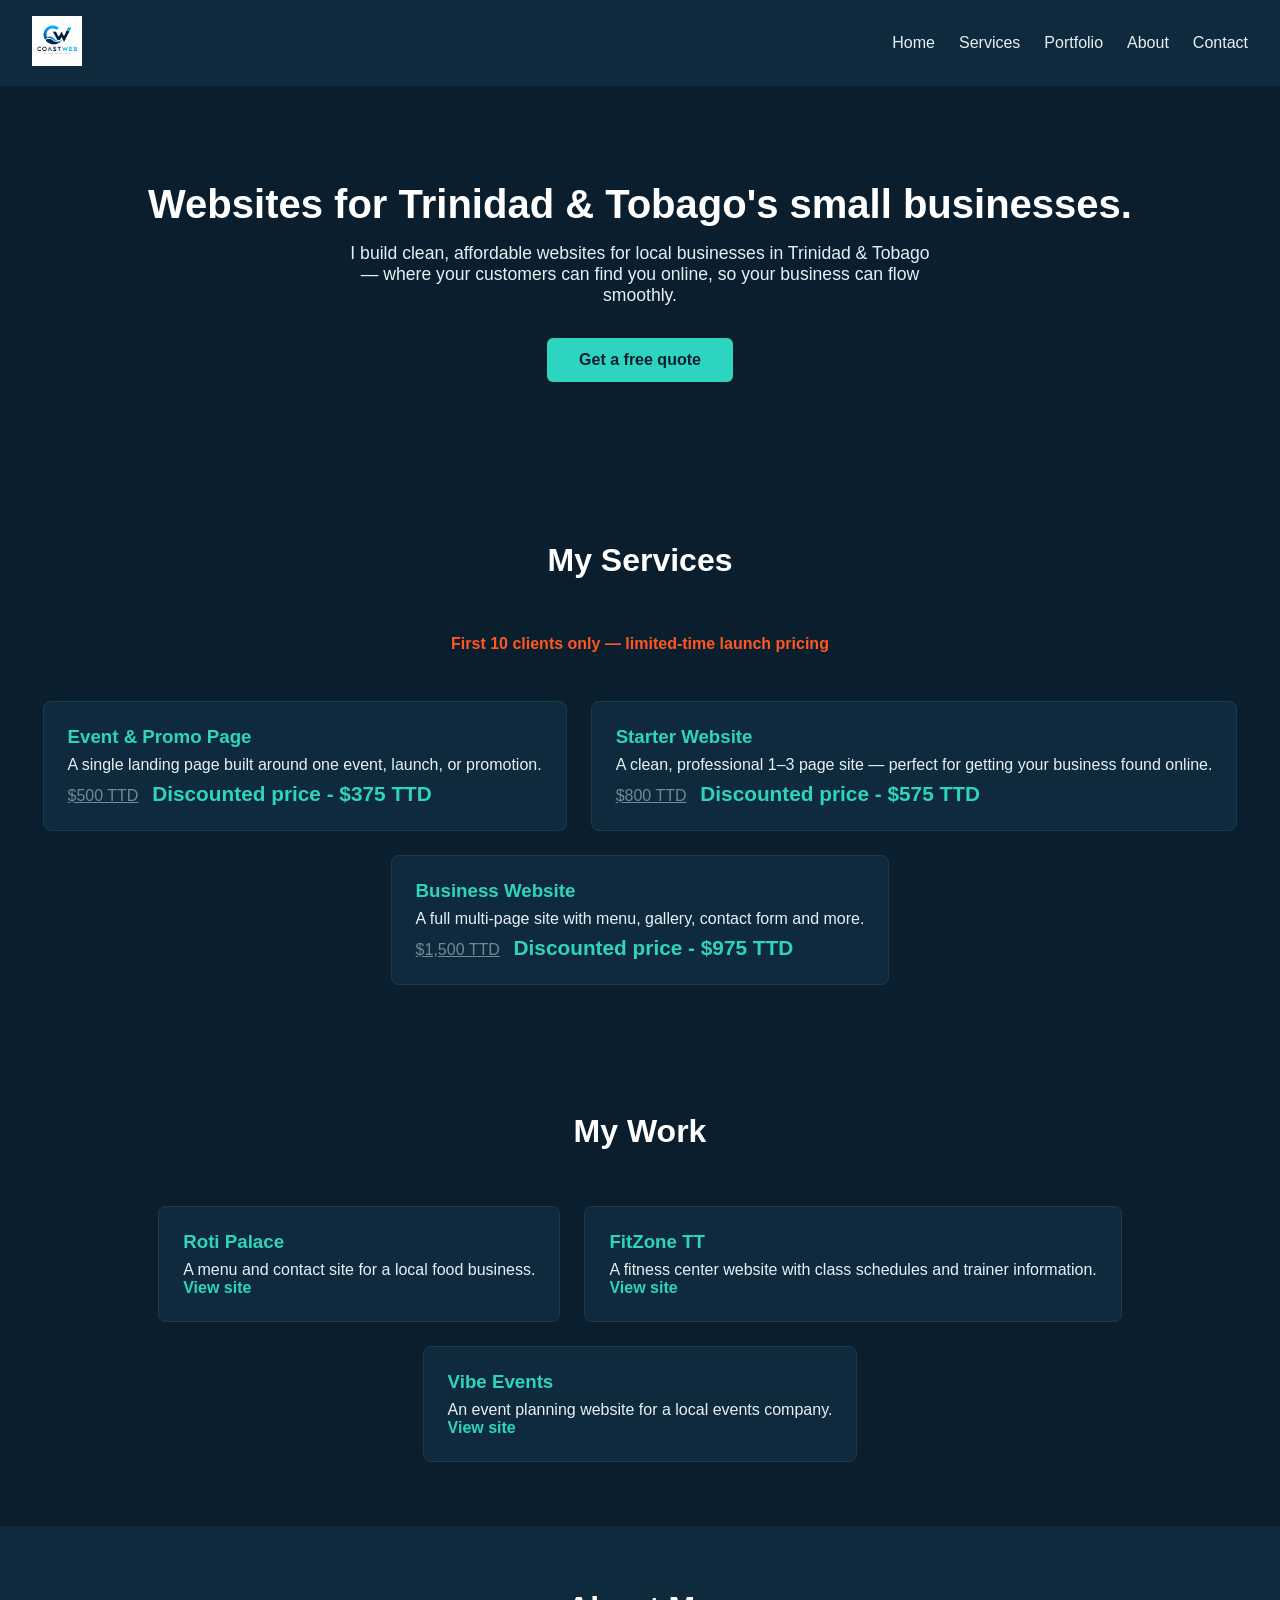
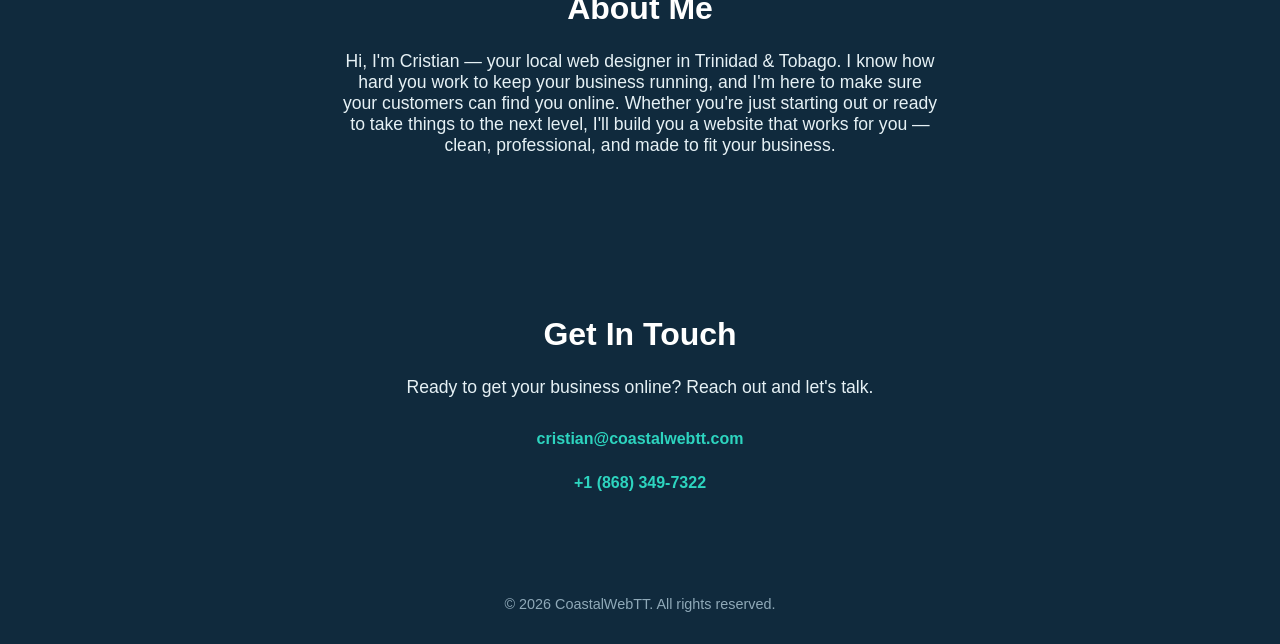
<file: index.html>
<!DOCTYPE html>
<html lang="en">
<head>
    <meta charset="UTF-8">
    <meta name="viewport" content="width=device-width, initial-scale=1.0">
    <title>CoastalWebTT — Websites for T&T Small Businesses</title>

<link rel="stylesheet" href="CW.css">

</head>
<body>
    
<header>
    <a href="index.html"><img src="pictures/coastalweb.png" alt="CoastalWebTT logo" class="logo"></a>
    <nav>
        <ul>
            <li><a href="index.html">Home</a></li>
            <li><a href="#services">Services</a></li>
            <li><a href="#portfolio">Portfolio</a></li>
            <li><a href="#about">About</a></li>
            <li><a href="#contact">Contact</a></li>
        </ul>
    </nav>
</header>

<main>

<section id="hero" class="sec1">
    
    <h2>Websites for Trinidad & Tobago's small businesses.</h2>
    <p>I build clean, affordable websites for local businesses in Trinidad & Tobago — where your customers can find you online, so your business can flow smoothly.</p>
    <a href="#contact">Get a free quote</a>

</section>

<section id="services" class="sec2">
    <h2>My Services</h2>
    <p class="discount-note"> First 10 clients only — limited-time launch pricing</p>

     <article>
        <h3>Event & Promo Page</h3>
        <p>A single landing page built around one event, launch, or promotion.</p>
            <p class="price"><span class="old-price" style="text-decoration: underline; ">$500 TTD</span> Discounted price - $375 TTD</p>
    </article>

    <article>
        <h3>Starter Website</h3>
        <p>A clean, professional 1–3 page site — perfect for getting your business found online.</p>
        <p class="price"><span class="old-price" style="text-decoration: underline; ">$800 TTD</span> Discounted price - $575 TTD</p>

    </article>

    <article>
        <h3>Business Website</h3>
        <p>A full multi-page site with menu, gallery, contact form and more.</p>
        <p class="price"><span class="old-price" style="text-decoration: underline; ">$1,500 TTD</span> Discounted price - $975 TTD</p>
    </article>

   

</section>


<section id="portfolio" class="sec3">
    <h2>My Work</h2>

    <article>
        <h3>Roti Palace</h3>
        <p>A menu and contact site for a local food business.</p>
        <a href="roti-palace/RotiPalace.html" target="_blank">View site</a>
    </article>

    <article>
        <h3>FitZone TT</h3>
        <p>A fitness center website with class schedules and trainer information.</p>
        <a href="fitzone/FitZone.html" target="_blank">View site</a>
    </article>

    <article>
        <h3>Vibe Events</h3>
        <p>An event planning website for a local events company.</p>
        <a href="vibe-events/vibeEents.html" target="_blank">View site</a>
    </article>

</section>

<section id="about" class="sec4">
    <h2>About Me</h2>
    <p>Hi, I'm Cristian — your local web designer in Trinidad & Tobago. I know how hard you work to keep your business running, and I'm here to make sure your customers can find you online. Whether you're just starting out or ready to take things to the next level, I'll build you a website that works for you — clean, professional, and made to fit your business.</p>
</section>

<section id="contact" class="sec5">
    <h2>Get In Touch</h2>
    <p>Ready to get your business online? Reach out and let's talk.</p>
    <a href="mailto:cristiancoastalwebtt.com">cristian@coastalwebtt.com</a>
    <br>
    <a href="tel:+18683497322">+1 (868) 349-7322</a>
</section>


</main>



<footer>
    <p>&copy; 2026 CoastalWebTT. All rights reserved.</p>
</footer>

</body>
</html>
</file>
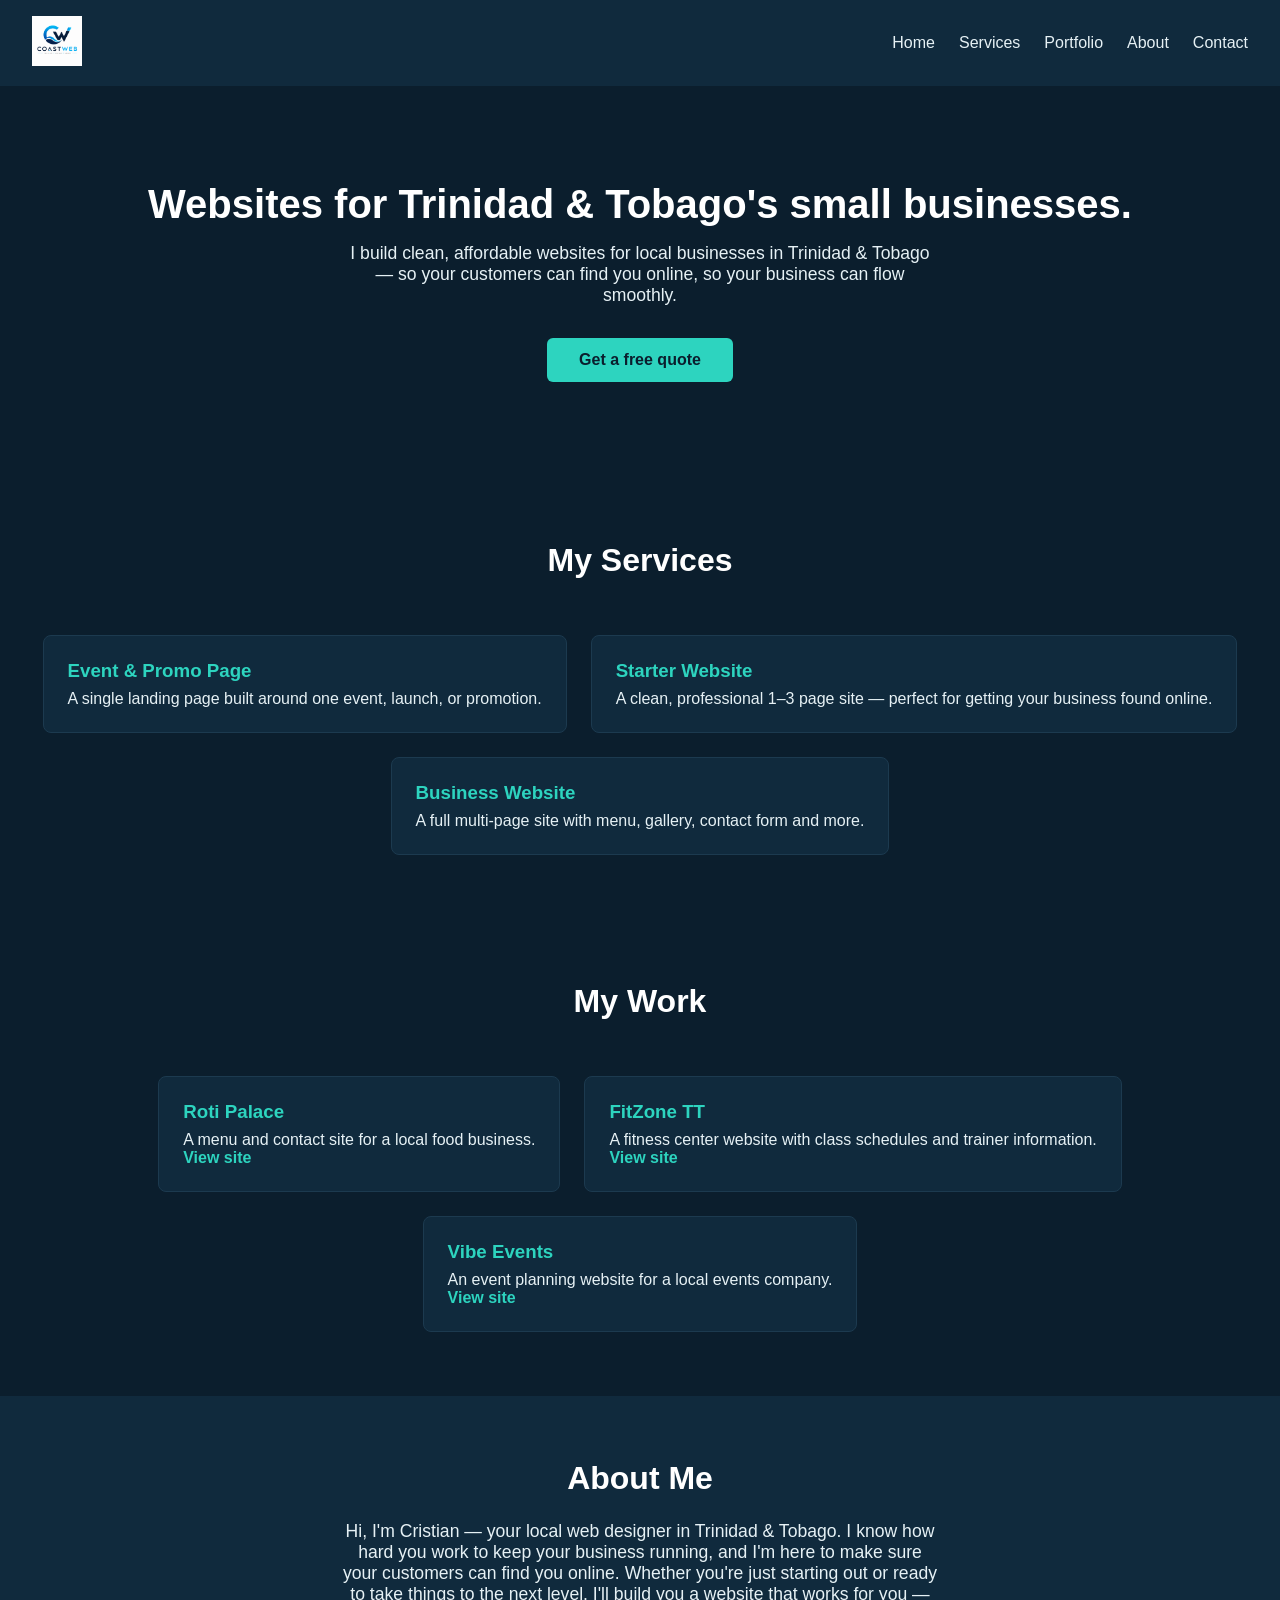
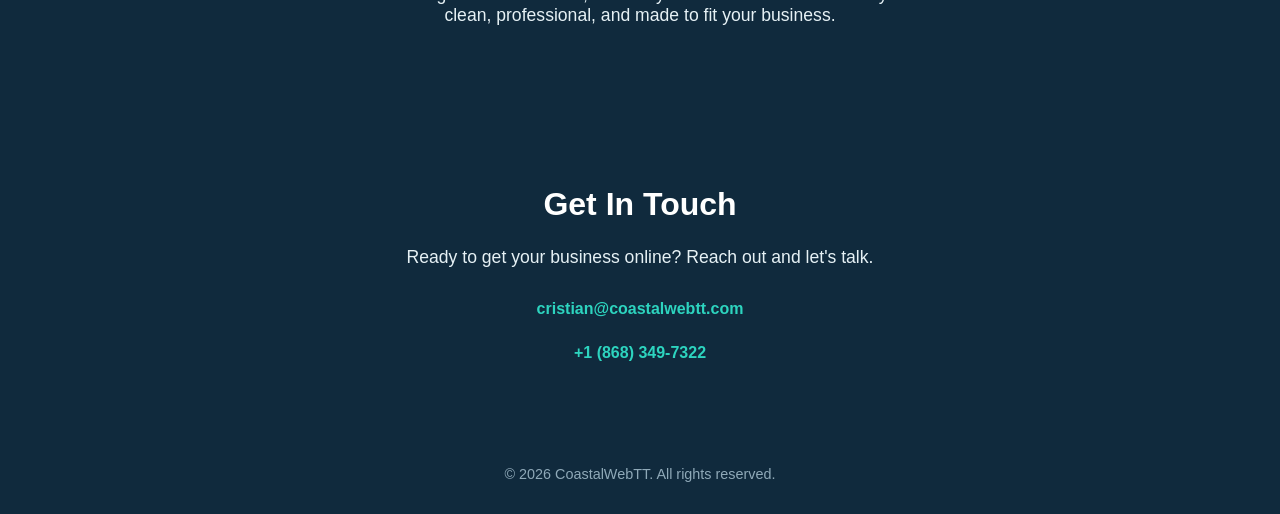
<file: coastalWebTT.html>
<!DOCTYPE html>
<html lang="en">
<head>
    <meta charset="UTF-8">
    <meta name="viewport" content="width=device-width, initial-scale=1.0">
    <title>CoastalWebTT — Websites for T&T Small Businesses</title>

<link rel="stylesheet" href="CW.css">

</head>
<body>
    
<header>
    <a href="index.html"><img src="pictures/coastalweb.png" alt="CoastalWebTT logo" class="logo"></a>
    <nav>
        <ul>
            <li><a href="index.html">Home</a></li>
            <li><a href="#services">Services</a></li>
            <li><a href="#portfolio">Portfolio</a></li>
            <li><a href="#about">About</a></li>
            <li><a href="#contact">Contact</a></li>
        </ul>
    </nav>
</header>

<main>

<section id="hero" class="sec1">
    
    <h2>Websites for Trinidad & Tobago's small businesses.</h2>
    <p>I build clean, affordable websites for local businesses in Trinidad & Tobago — so your customers can find you online, so your business can flow smoothly.</p>
    <a href="#contact">Get a free quote</a>

</section>

<section id="services" class="sec2">
    <h2>My Services</h2>


     <article>
        <h3>Event & Promo Page</h3>
        <p>A single landing page built around one event, launch, or promotion.</p>
    </article>

    <article>
        <h3>Starter Website</h3>
        <p>A clean, professional 1–3 page site — perfect for getting your business found online.</p>
    </article>

    <article>
        <h3>Business Website</h3>
        <p>A full multi-page site with menu, gallery, contact form and more.</p>
    </article>

   

</section>


<section id="portfolio" class="sec3">
    <h2>My Work</h2>

    <article>
        <h3>Roti Palace</h3>
        <p>A menu and contact site for a local food business.</p>
        <a href="roti-palace/RotiPalace.html" target="_blank">View site</a>
    </article>

    <article>
        <h3>FitZone TT</h3>
        <p>A fitness center website with class schedules and trainer information.</p>
        <a href="fitzone/FitZone.html" target="_blank">View site</a>
    </article>

    <article>
        <h3>Vibe Events</h3>
        <p>An event planning website for a local events company.</p>
        <a href="vibe-events/vibeEents.html" target="_blank">View site</a>
    </article>

</section>

<section id="about" class="sec4">
    <h2>About Me</h2>
    <p>Hi, I'm Cristian — your local web designer in Trinidad & Tobago. I know how hard you work to keep your business running, and I'm here to make sure your customers can find you online. Whether you're just starting out or ready to take things to the next level, I'll build you a website that works for you — clean, professional, and made to fit your business.</p>
</section>

<section id="contact" class="sec5">
    <h2>Get In Touch</h2>
    <p>Ready to get your business online? Reach out and let's talk.</p>
    <a href="mailto:cristiancoastalwebtt.com">cristian@coastalwebtt.com</a>
    <br>
    <a href="tel:+18683497322">+1 (868) 349-7322</a>
</section>


</main>



<footer>
    <p>&copy; 2026 CoastalWebTT. All rights reserved.</p>
</footer>

</body>
</html>
</file>
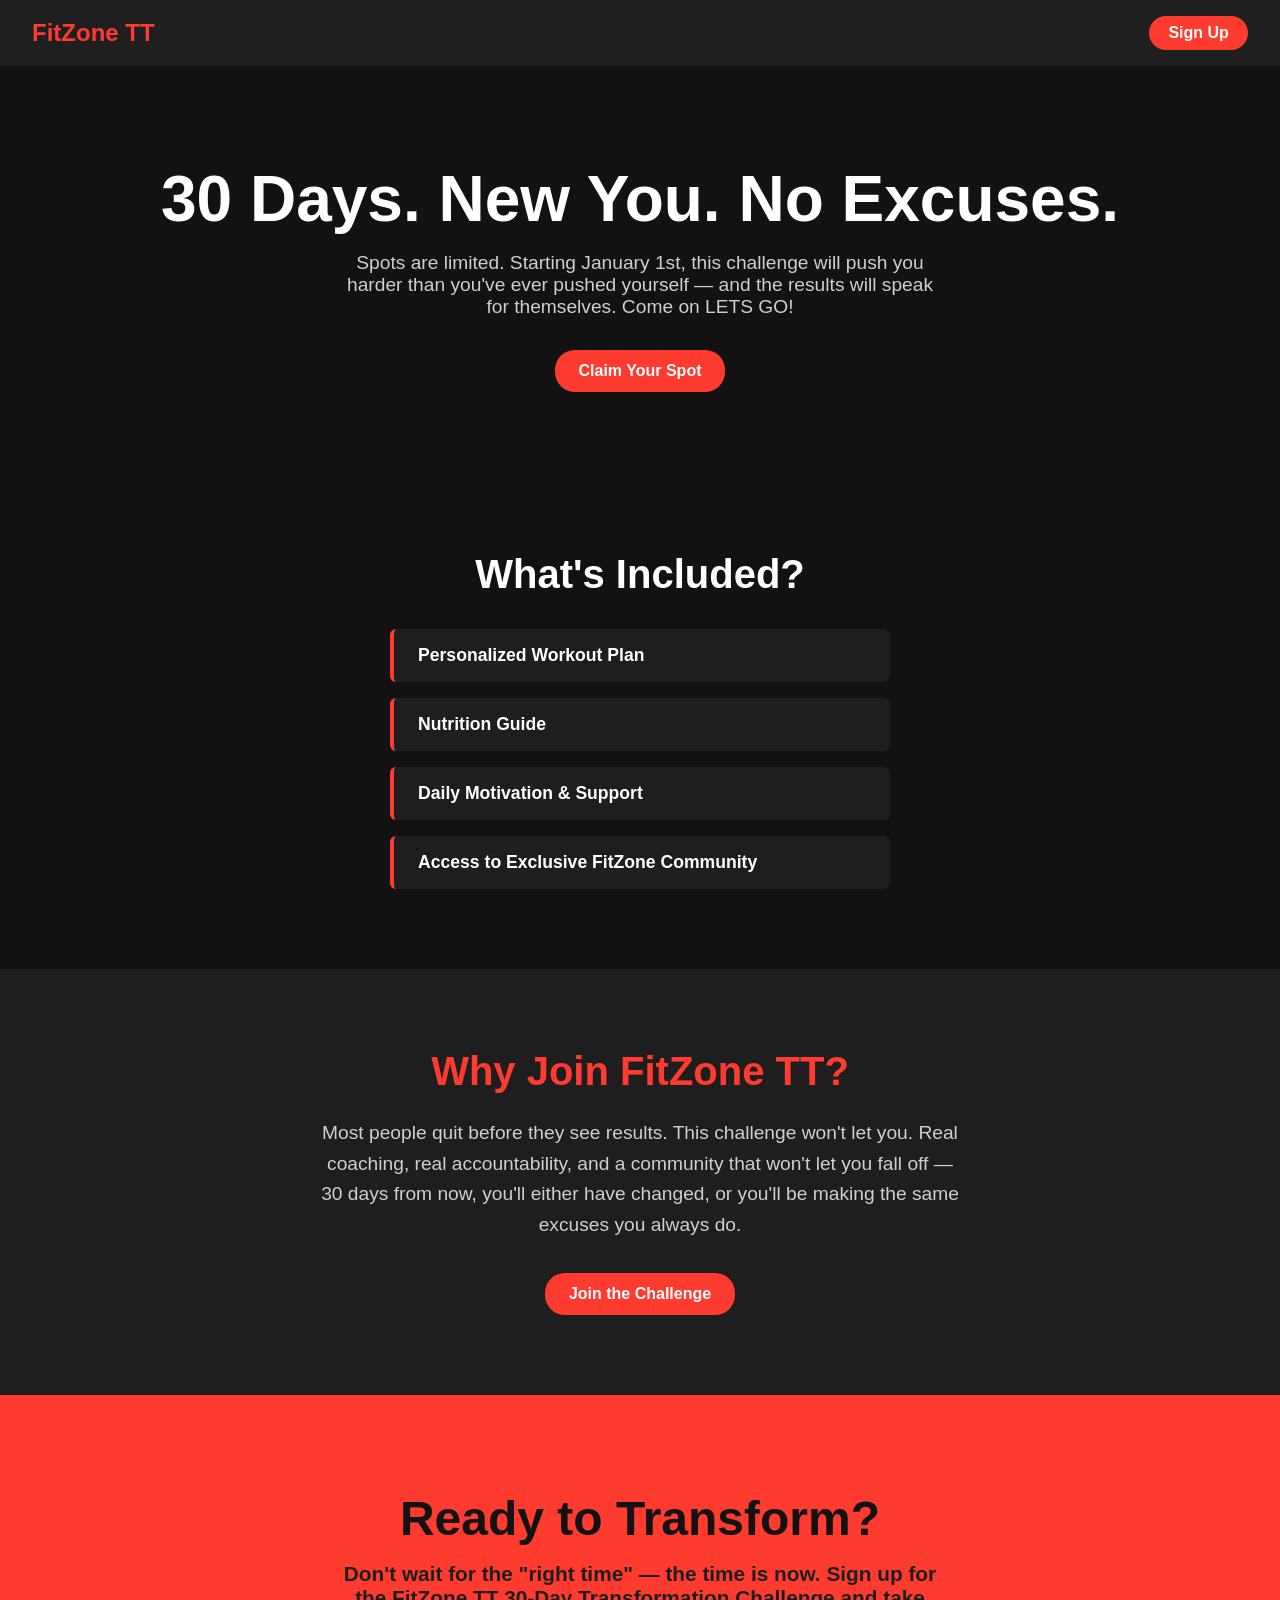
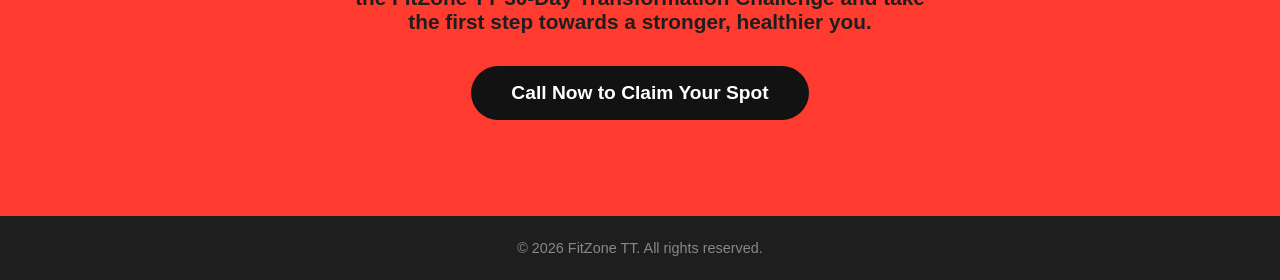
<file: fitzone/FitZone.html>
<!DOCTYPE html>
<html lang="en">
<head>
    <meta charset="UTF-8">
    <meta name="viewport" content="width=device-width, initial-scale=1.0">
    <title>FitZone TT — 30-Day Transformation Challenge</title>

<link rel="stylesheet" href="FZ.css">

</head>
<body>

<header>
    <h1>FitZone TT</h1>
    <a href="#signup">Sign Up</a>
</header>

<main>

<section id="hero" class="sec1">
    <h2>30 Days. New You. No Excuses.</h2>
    <p>Spots are limited. Starting January 1st, this challenge will push you harder than you've ever pushed yourself — and the results will speak for themselves.   Come on LETS GO!</p>
    <a href="#signup">Claim Your Spot</a>
</section>

<section id="included" class="sec2">
    <h2>What's Included?</h2>

    <ul>
        <li><span>Personalized Workout Plan</span></li>
        <li>Nutrition Guide</li>
        <li>Daily Motivation & Support</li>
        <li>Access to Exclusive FitZone Community</li>
    </ul>


</section>

<section id="why" class="sec3">
    <h2>Why Join FitZone TT?</h2>
    <p>Most people quit before they see results. This challenge won't let you. Real coaching, real accountability, and a community that won't let you fall off — 30 days from now, you'll either have changed, or you'll be making the same excuses you always do.</p>
    <a href="#signup">Join the Challenge</a>

</section>

<section id="signup" class="sec4">
    <h2>Ready to Transform?</h2>
    <p>Don't wait for the "right time" — the time is now. Sign up for the FitZone TT 30-Day Transformation Challenge and take the first step towards a stronger, healthier you.</p>
    <a href="tel:+18681234567">Call Now to Claim Your Spot</a>
</section>


</main>



<footer>
    <p>&copy; 2026 FitZone TT. All rights reserved.</p>


</footer>

</body>
</html>
</file>
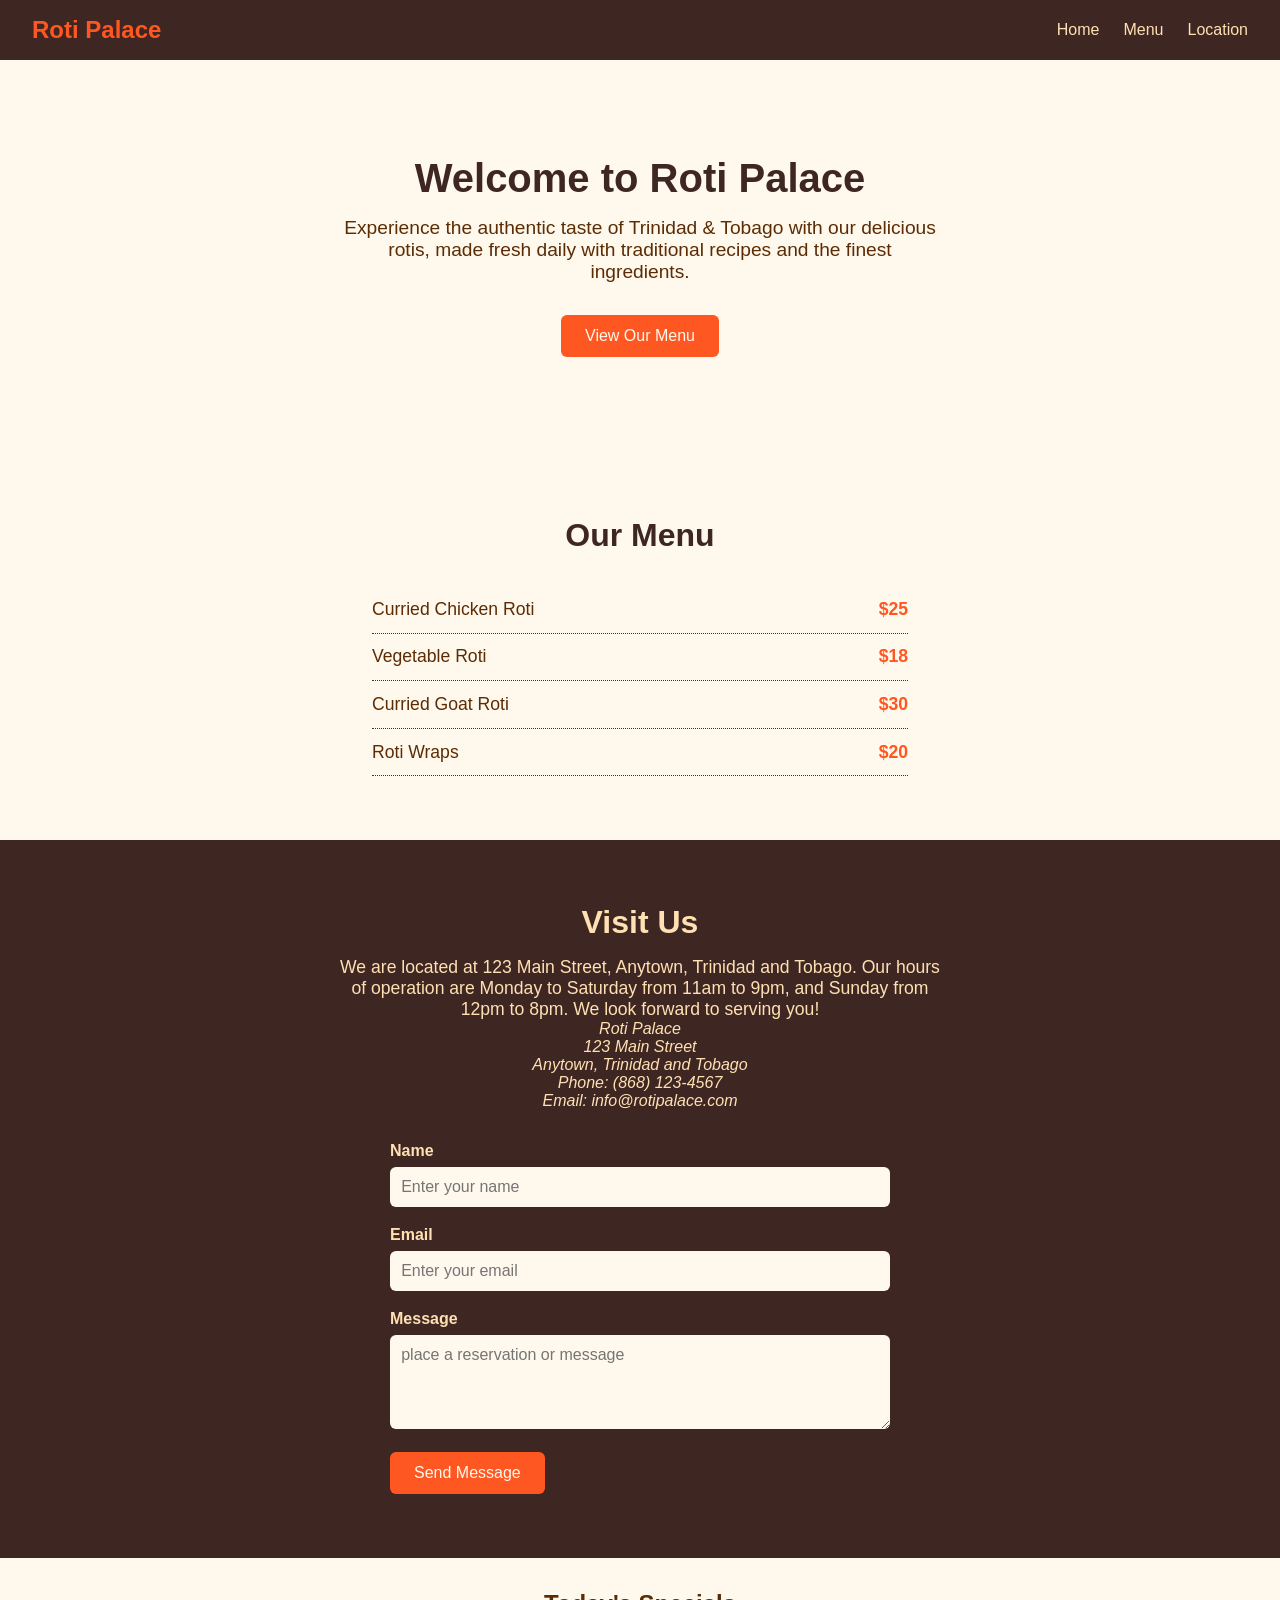
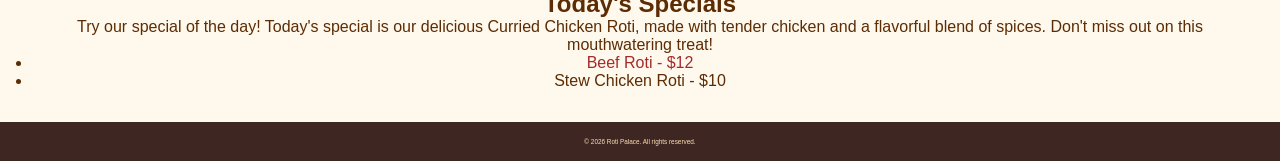
<file: roti-palace/RotiPalace.html>
<!DOCTYPE html>
<html lang="en">
<head>
    <meta charset="UTF-8">
    <meta name="viewport" content="width=device-width, initial-scale=1.0">
    <title>Roti Palace — Authentic Trini Roti</title>
    <link rel="stylesheet" href="RP.css">
</head>
<body>

<header>
    <h1>Roti Palace</h1>
    <nav>
        <ul>
            <li><a href="#hero">Home</a></li>
            <li><a href="#menu">Menu</a></li>
            <li><a href="#location">Location</a></li>
        </ul>
    </nav>
</header>

<main>
<section id="hero" class="sec1">
    <h2 >Welcome to Roti Palace</h2>
    <p>Experience the authentic taste of Trinidad & Tobago with our delicious rotis, made fresh daily with traditional recipes and the finest ingredients.</p>
    <a href="#menu">View Our Menu</a>
</section>

<section id="menu" class="sec2">
    <h2 >Our Menu</h2>
    <ul>
    <li><span>Curried Chicken Roti</span><span>$25</span></li>
    <li><span>Vegetable Roti</span><span>$18</span></li>
    <li><span>Curried Goat Roti</span><span>$30</span></li>
    <li><span>Roti Wraps</span><span>$20</span></li>
</ul>

</section>


<section id="location" class="sec3">
    <h2>Visit Us</h2>
    <p>We are located at 123 Main Street, Anytown, Trinidad and Tobago. Our hours of operation are Monday to Saturday from 11am to 9pm, and Sunday from 12pm to 8pm. We look forward to serving you!</p>
    <address>
        Roti Palace<br>
        123 Main Street<br>
        Anytown, Trinidad and Tobago<br>
        Phone: (868) 123-4567<br>
        Email: info@rotipalace.com
    </address>

    <form>
<div class="form-group">
    <label for="name">Name</label>
    <input placeholder="Enter your name" type="text" id="name" name="name" required>
</div>

<div class="form-group"> 
    <label for="email">Email</label>
    <input placeholder="Enter your email" type="email" id="email" name="email" required>
</div>

<div class="form-group">
    <label for="message">Message</label>
    <textarea  placeholder="place a reservation or message" id="message" name="message" rows="4" required></textarea>
</div>

    <button type="submit">Send Message</button>
</form>

</section>

<aside id="specials" class="sec4">
    <h2>Today's Specials</h2>
    <p>Try our special of the day! Today's special is our delicious Curried Chicken Roti, made with tender chicken and a flavorful blend of spices. Don't miss out on this mouthwatering treat!</p>
    <ul>
        
        <li> <span style="color: brown; font-weight: 500;">Beef Roti - $12 </span> </li>
        <li>Stew Chicken Roti - $10</li>    
    </ul>



</aside>

</main>

<footer>
    <p>&copy; 2026 Roti Palace. All rights reserved.</p>
</footer>

</body>
</html>
</file>
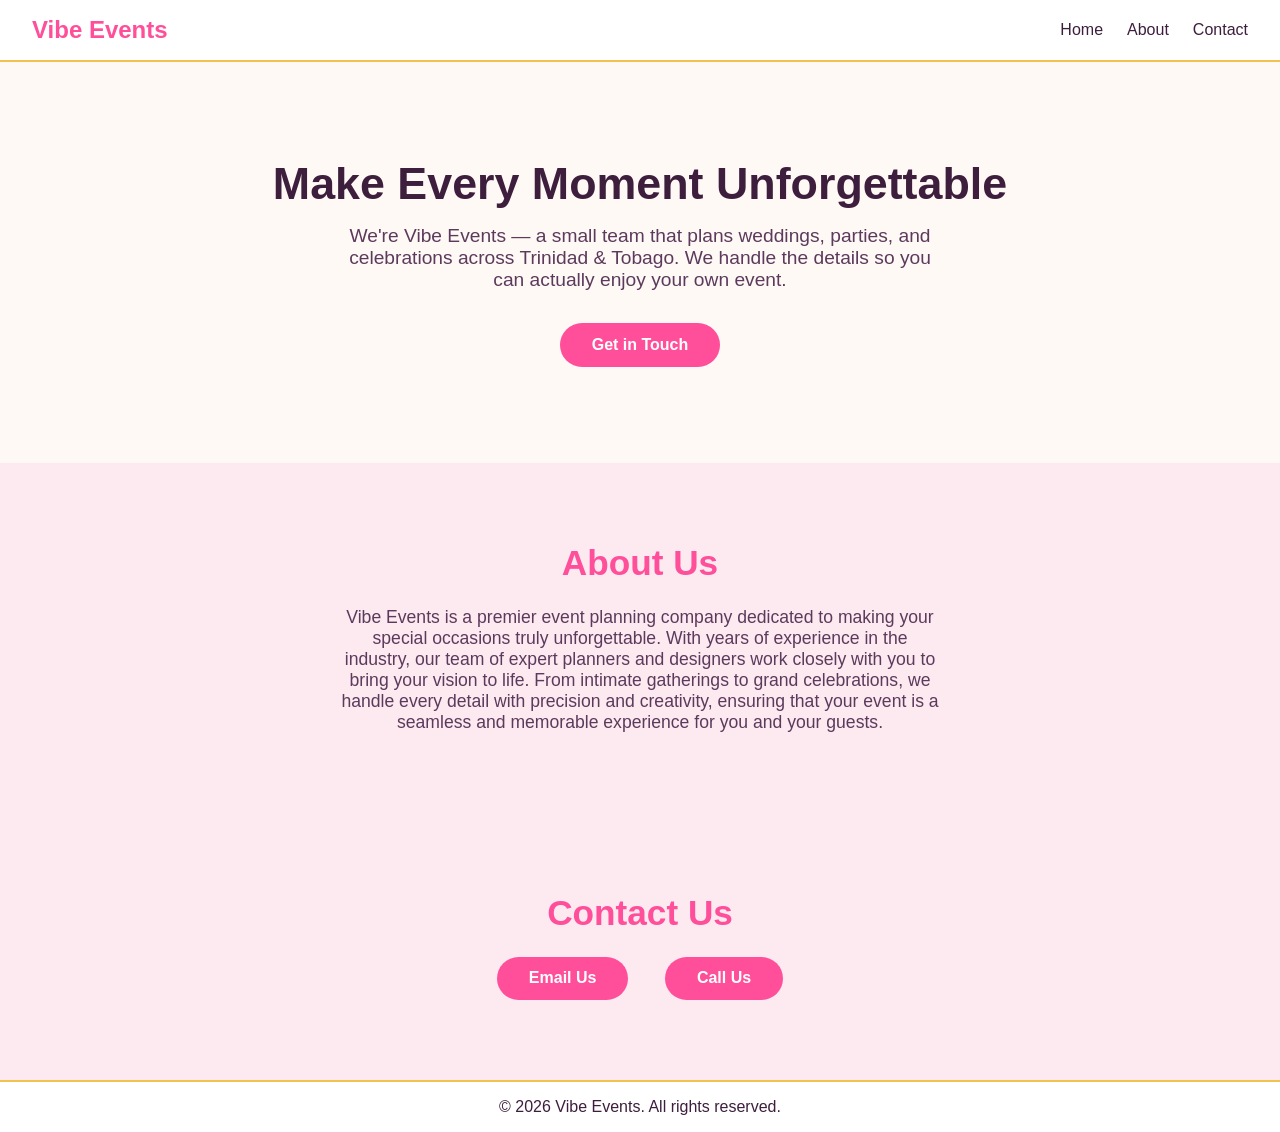
<file: vibe-events/vibeEents.html>
<!DOCTYPE html>
<html lang="en">
<head>
    <meta charset="UTF-8">
    <meta name="viewport" content="width=device-width, initial-scale=1.0">
    <title>Vibe Events — Make Every Moment Unforgettable</title>
<link rel="stylesheet" href="VE.css">
</head>
<body>

<header>
    <h1>Vibe Events</h1>
    <nav>
        <ul>
            <li><a href="#hero">Home</a></li>
            <li><a href="#about">About</a></li>
            <li><a href="#contact">Contact</a></li>
        </ul>
    </nav>
</header>

<main>
    <section id="hero" class="sec1">
        <h2>Make Every Moment Unforgettable</h2>
        <p>We're Vibe Events — a small team that plans weddings, parties, and celebrations across Trinidad & Tobago. We handle the details so you can actually enjoy your own event.</p>
        <a href="#contact">Get in Touch</a>
    </section>

<section id="about" class="sec2">
    <h2>About Us</h2>
    <p>Vibe Events is a premier event planning company dedicated to making your special occasions truly unforgettable. With years of experience in the industry, our team of expert planners and designers work closely with you to bring your vision to life. From intimate gatherings to grand celebrations, we handle every detail with precision and creativity, ensuring that your event is a seamless and memorable experience for you and your guests.</p>
</section>

<section id="contact" class="sec3">

<h2>
Contact Us
</h2>
<a href="mailto:info@vibeevents.com">Email Us</a>
<a href="tel:+18681234567">Call Us</a>
</section>


</main>

<footer>
    <p>&copy; 2026 Vibe Events. All rights reserved.</p>
</footer>

</body>
</html>
</file>
<file: CW.css>
*{
margin: 0;
padding: 0;
box-sizing: border-box;



}

.logo {
    height: 50px;
    width: auto;
}

body{

font-family: Arial, sans-serif;
    background-color: #0B1E2D;
    color: #E6F1F5;


}

header {
    background-color: #102A3D;
    padding: 1rem 2rem;
    display: flex;
    justify-content: space-between;
    align-items: center;
}

header h1 {
    color: #2DD4BF;
    font-size: 1.5rem;
}

nav ul {
    list-style: none;
    display: flex;
    gap: 1.5rem;
}

nav a {
    color: #E6F1F5;
    text-decoration: none;
    font-weight: 500;
}

nav a:hover {
    color: #2DD4BF;
}

#hero {
    text-align: center;
    padding: 6rem 2rem;
}

#hero h2 {
    font-size: 2.5rem;
    color: #ffffff;
    margin-bottom: 1rem;
}

#hero p {
    font-size: 1.1rem;
    color: #E6F1F5;
    max-width: 600px;
    margin: 0 auto 2rem;
}

#hero a {
    display: inline-block;
    background-color: #2DD4BF;
    color: #0B1E2D;
    padding: 0.8rem 2rem;
    border-radius: 6px;
    text-decoration: none;
    font-weight: 600;
}

#hero a:hover {
    background-color: #3BC9DB;
}

#services {
    padding: 4rem 2rem;
    text-align: center;
    display: flex;
    flex-wrap: wrap;
    justify-content: center;
    gap: 1.5rem;
}

#services h2 {
    color: #ffffff;
    font-size: 2rem;
    margin-bottom: 2rem;
    width: 100% ;
}

#services article {
    background-color: #102A3D;
    border: 1px solid #1C3A4F;
    border-radius: 8px;
    padding: 1.5rem;
    text-align: left;
}

#services article h3 {
    color: #2DD4BF;
    margin-bottom: 0.5rem;
}

#services article p {
    color: #E6F1F5;
}

#portfolio {
    padding: 4rem 2rem;
    text-align: center;
    display: flex;
    flex-wrap: wrap;
    justify-content: center;
    gap: 1.5rem;
}

#portfolio article {
    background-color: #102A3D;
    border: 1px solid #1C3A4F;
    border-radius: 8px;
    padding: 1.5rem;
    text-align: left;
}



#portfolio article h3 {
    color: #2DD4BF;
    margin-bottom: 0.5rem;
}

#portfolio article p {
    color: #E6F1F5;
}

#portfolio h2 {
    color: #ffffff;
    font-size: 2rem;
    margin-bottom: 2rem;
    width: 100%;
}

#portfolio article a {
    color: #2DD4BF;
    text-decoration: none;
    font-weight: 600;
}

#portfolio article a:hover {
    text-decoration: underline;
}

#about {
    background-color: #102A3D;
    padding: 4rem 2rem;
    text-align: center;
}

#about p {
    font-size: 1.1rem;
    color: #E6F1F5;
    max-width: 600px;
    margin: 0 auto 2rem;
}

#about h2 {
    color: #ffffff;
    font-size: 2rem;
    margin-bottom: 1.5rem;
}

#contact {
    background-color: #102A3D;
    padding: 4rem 2rem;
    text-align: center;
}

#contact p {
    font-size: 1.1rem;
    color: #E6F1F5;
    max-width: 600px;
    margin: 0 auto 2rem;
}

#contact h2 {
    color: #ffffff;
    font-size: 2rem;
    margin-bottom: 1.5rem;
}

#contact a {
    display: block;
    margin-bottom: 0.5rem;
    color: #2DD4BF;
    text-decoration: none;
    font-weight: 600;
}

#contact a:hover {
    text-decoration: underline;
}


footer {
    background-color: #102A3D;
    padding: 2rem;
    text-align: center;
    color: #8FA9B8;
    font-size: 0.9rem;
}

.discount-note {
    width: 100%;
    text-align: center;
    color: #FF5722;
    font-weight: 700;
    margin-bottom: 1.5rem;
}

#services article .price {
    color: #2DD4BF;
    font-weight: 800;
    font-size: 1.3rem;
    margin-top: 0.5rem;
}

#services article .old-price {
    color: #6B8B98;
    text-decoration: line-through;
    font-weight: 500;
    font-size: 1rem;
    margin-right: 0.5rem;
}
</file>
<file: fitzone/FZ.css>
*{
margin: 0;
padding: 0;
box-sizing: border-box;



}

body{
font-family: Arial, sans-serif;
    background-color: #121212;
    color: #CFCFCF;
}

header {
    background-color: #1F1F1F;
    padding: 1rem 2rem;
    display: flex;
    justify-content: space-between;
    align-items: center;
}

header h1 {
    color: #FF3B30;
    font-size: 1.5rem;
}

header a {
    background-color: #FF3B30;
    color: #FFFFFF;
    text-decoration: none;
    font-weight: 700;
    padding: 0.5rem 1.2rem;
    border-radius: 20px;
}

header a:hover {
    background-color: #E0331F;
}

#hero {
    text-align: center;
    padding: 6rem 2rem;
}

#hero h2 {
    font-size: 4rem;
    color: #FFFFFF;
}

#hero p {
    font-size: 1.2rem;
    color: #CFCFCF;
    margin-top: 1rem;
    max-width: 600px;
    margin-left: auto;
    margin-right: auto;
}

#hero a {
    background-color: #FF3B30;
    color: #FFFFFF;
    text-decoration: none;
    font-weight: 700;
    padding: 0.75rem 1.5rem;
    border-radius: 20px;
    display: inline-block;
    margin-top: 2rem;
}

#included {
    padding: 4rem 2rem;
    text-align: center;
}

#included h2 {
    color: #FFFFFF;
    font-size: 2.5rem;
    margin-bottom: 2rem;
}

#included ul {
    list-style: none;
    max-width: 500px;
    margin: 0 auto;
}

#included li {
    background-color: #1E1E1E;
    color: #FFFFFF;
    text-align: left;
    padding: 1rem 1.5rem;
    margin-bottom: 1rem;
    border-radius: 6px;
    border-left: 4px solid #FF3B30;
    font-size: 1.1rem;
    font-weight: 600;
}

#why {
    background-color: #1E1E1E;
    padding: 5rem 2rem;
    text-align: center;
}

#why h2 {
    color: #FF3B30;
    font-size: 2.5rem;
    margin-bottom: 1.5rem;
}

#why p {
    font-size: 1.2rem;
    color: #CFCFCF;
    max-width: 650px;
    margin: 0 auto 2rem;
    line-height: 1.6;
}

#why a {
    background-color: #FF3B30;
    color: #FFFFFF;
    text-decoration: none;
    font-weight: 700;
    padding: 0.75rem 1.5rem;
    border-radius: 20px;
    display: inline-block;
}

#why a:hover {
    background-color: #E0331F;
}

#signup {
    background-color: #FF3B30;
    padding: 6rem 2rem;
    text-align: center;
}

#signup h2 {
    color: #121212;
    font-size: 3rem;
    margin-bottom: 1rem;
}

#signup p {
    font-size: 1.3rem;
    color: #1E1E1E;
    max-width: 600px;
    margin: 0 auto 2rem;
    font-weight: 600;
}

#signup a {
    background-color: #121212;
    color: #FFFFFF;
    text-decoration: none;
    font-weight: 700;
    font-size: 1.2rem;
    padding: 1rem 2.5rem;
    border-radius: 30px;
    display: inline-block;
}

#signup a:hover {
    background-color: #2B2B2B;
}

footer {
    background-color: #1E1E1E;
    color: #888888;
    text-align: center;
    padding: 1.5rem;
    font-size: 0.9rem;
}
</file>
<file: roti-palace/RP.css>
* {
    margin: 0;
    padding: 0;
    box-sizing: border-box;
}

body {
    font-family: Arial, sans-serif;
    background-color: #FFF8EC;
    color: #5c2c04;
}

header {
    background-color: #3E2723;
    padding: 1rem 2rem;
    display: flex;
    justify-content: space-between;
    align-items: center;
}

header h1 {
    color: #FF5722;
    font-size: 1.5rem;
}

nav ul {
    list-style: none;
    display: flex;
    gap: 1.5rem;
}

nav a {
    color: #FFE0B2;
    text-decoration: none;
    font-weight: 500;
}

nav a:hover {
    color: #FF5722;
}

#hero {
    text-align: center;
    padding: 6rem 2rem;
}

#hero h2 {
    font-size: 2.5rem;
    color: #3E2723;
}   

#hero p {
    font-size: 1.2rem;
    color: #5c2c04;
    margin-top: 1rem;
    max-width: 600px;
    margin-left: auto;
    margin-right: auto;
}

#hero a {
    display: inline-block;
    background-color: #FF5722;
    color: #FFF8EC;
    text-decoration: none;
    padding: 0.75rem 1.5rem;
    font-size: 1rem;
    cursor: pointer;
    margin-top: 2rem;
    border-radius: 6px;
}

#menu {
    padding: 4rem 2rem;
    max-width: 600px;
    margin: 0 auto;
}

#menu h2 {
    text-align: center;
    color: #3E2723;
    font-size: 2rem;
    margin-bottom: 2rem;
}

#menu ul {
    list-style: none;
}

#menu li {
    display: flex;
    justify-content: space-between;
    align-items: baseline;
    padding: 0.8rem 0;
    border-bottom: 1px dotted #5c2c04;
    font-size: 1.1rem;
}

#menu li span:last-child {
    color: #FF5722;
    font-weight: 600;
}

#location {
    background-color: #3E2723;
    color: #FFE0B2;
    padding: 4rem 2rem;
    text-align: center;
}

#location h2 {
    font-size: 2rem;
    margin-bottom: 1rem;
}

#location p {
    font-size: 1.1rem;
    max-width: 600px;
    margin: 0 auto;
}

aside {
    background-color: #FFF8EC;
    padding: 2rem;
    text-align: center;
}

footer {
    background-color: #3E2723;
    color: #FFE0B2;
    text-align: center;
    padding: 1rem 2rem;
    font-size: 0.4rem;
}

form {
    max-width: 500px;
    margin: 2rem auto 0;
    text-align: left;
}

form div {
    margin-bottom: 1.2rem;
}

form label {
    display: block;
    margin-bottom: 0.4rem;
    font-weight: 600;
    color: #FFE0B2;
}

form input,
form textarea {
    width: 100%;
    padding: 0.7rem;
    border: none;
    border-radius: 6px;
    background-color: #FFF8EC;
    color: #3E2723;
    font-family: Arial, sans-serif;
    font-size: 1rem;
}

form textarea {
    resize: vertical;
}

form button {
    background-color: #FF5722;
    color: #FFF8EC;
    border: none;
    padding: 0.75rem 1.5rem;
    font-size: 1rem;
    border-radius: 6px;
    cursor: pointer;
}

form button:hover {
    background-color: #E64A19;
}
</file>
<file: vibe-events/VE.css>
* {
    margin: 0;
    padding: 0;
    box-sizing: border-box;
}

body {
    font-family: Arial, sans-serif;
    background-color: #FFF9F5;
    color: #3D1F3D;
}

header {
    background-color: #FFFFFF;
    padding: 1rem 2rem;
    display: flex;
    justify-content: space-between;
    align-items: center;
    border-bottom: 2px solid #F2C14E;
}

header h1 {
    color: #FF4F9A;
    font-size: 1.5rem;
}

nav ul {
    list-style: none;
    display: flex;
    gap: 1.5rem;
}

nav a {
    color: #3D1F3D;
    text-decoration: none;
    font-weight: 500;
}

nav a:hover {
    color: #FF4F9A;
}

#hero {
    text-align: center;
    padding: 6rem 2rem;
}

#hero h2 {
    font-size: 2.8rem;
    color: #3D1F3D;
    margin-bottom: 1rem;
}

#hero p {
    font-size: 1.2rem;
    color: #5C3A5C;
    max-width: 600px;
    margin: 0 auto 2rem;
}

#hero a {
    display: inline-block;
    background-color: #FF4F9A;
    color: #FFFFFF;
    text-decoration: none;
    font-weight: 700;
    padding: 0.8rem 2rem;
    border-radius: 30px;
}

#hero a:hover {
    background-color: #E0367F;
}

#about {
    background-color: #FDEAF0;
    padding: 5rem 2rem;
    text-align: center;
}

#about h2 {
    color: #FF4F9A;
    font-size: 2.2rem;
    margin-bottom: 1.5rem;
}

#about p {
    font-size: 1.1rem;
    color: #5C3A5C;
    max-width: 600px;
    margin: 0 auto;
}

#contact {
    background-color: #FDEAF0;
    padding: 5rem 2rem;
    text-align: center;
}

#contact h2 {
    color: #FF4F9A;
    font-size: 2.2rem;
    margin-bottom: 1.5rem;
}

#contact a {
    display: inline-block;
    background-color: #FF4F9A;
    color: #FFFFFF;
    text-decoration: none;
    font-weight: 700;
    padding: 0.8rem 2rem;
    border-radius: 30px;
    margin: 0 1rem;
}

#contact a:hover {
    background-color: #E0367F;
}

footer {
    background-color: #FFFFFF;
    text-align: center;
    padding: 1rem 2rem;
    border-top: 2px solid #F2C14E;
}
</file>
